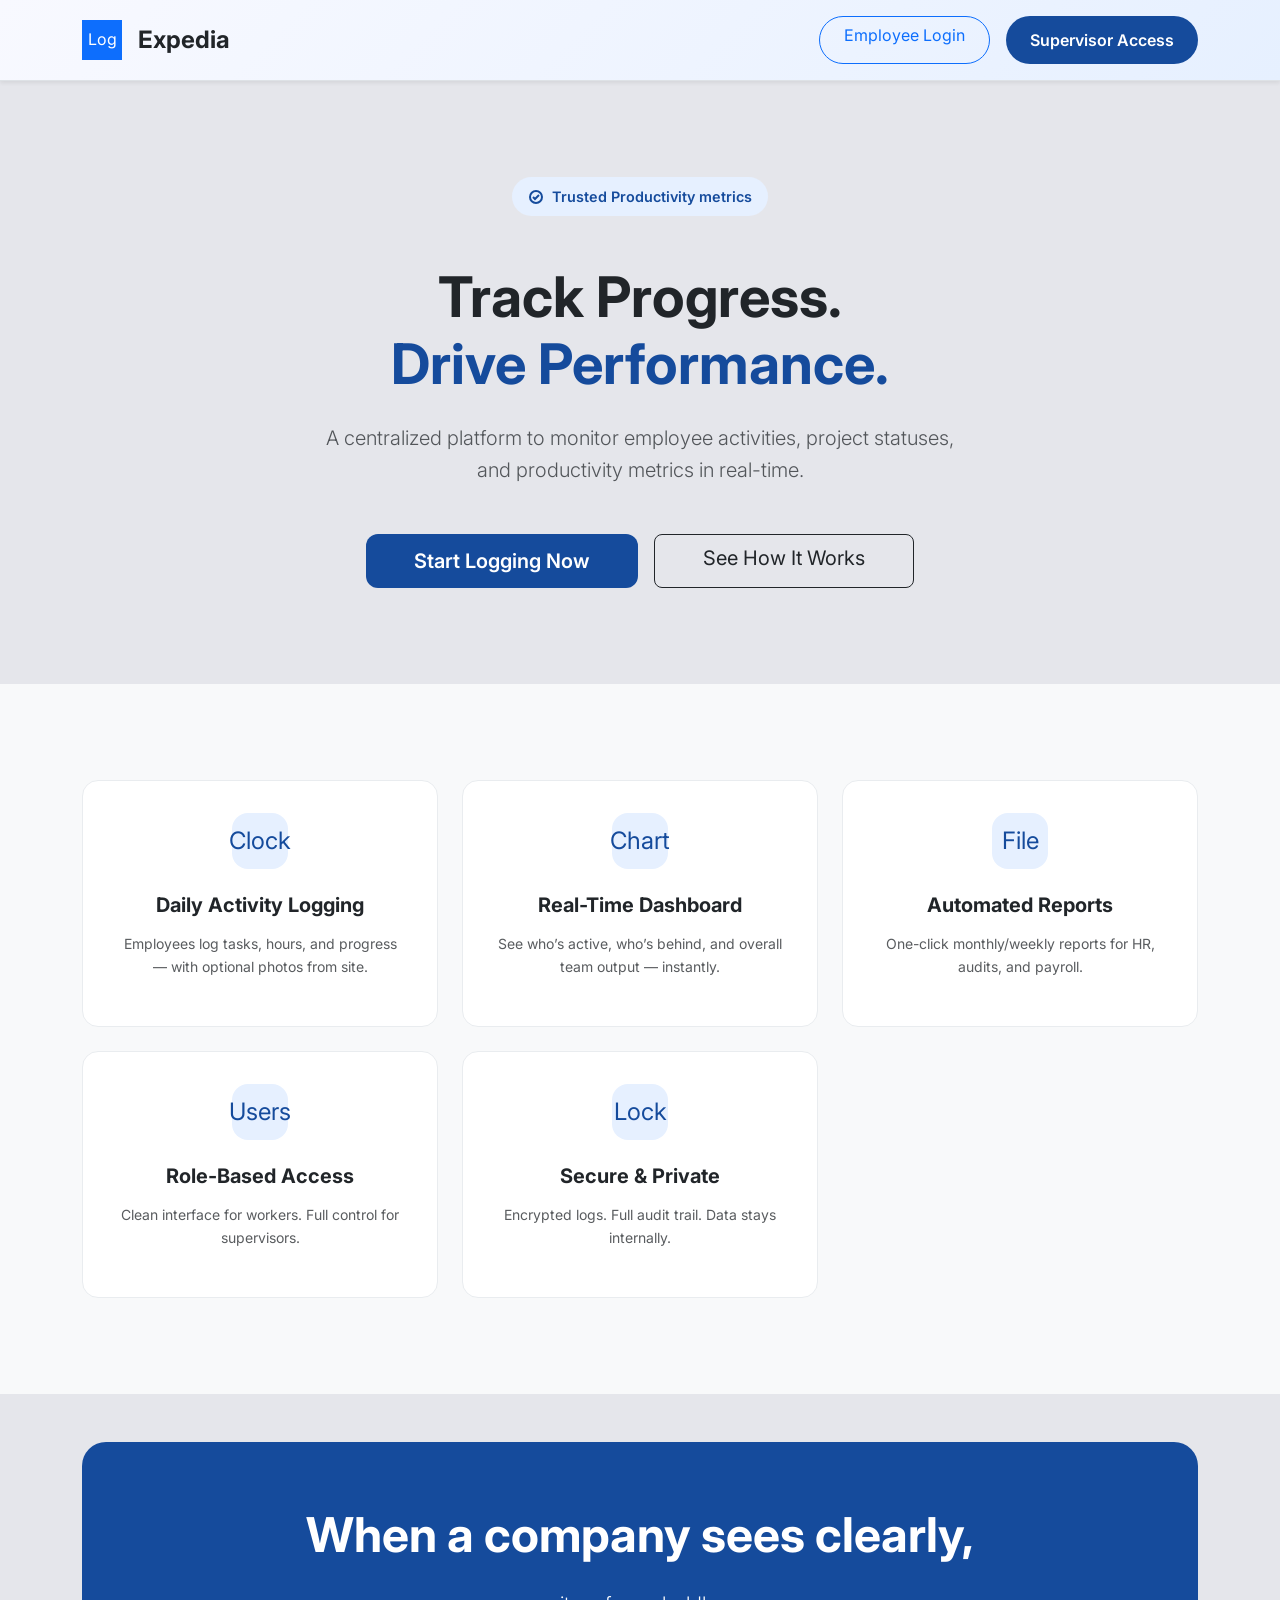
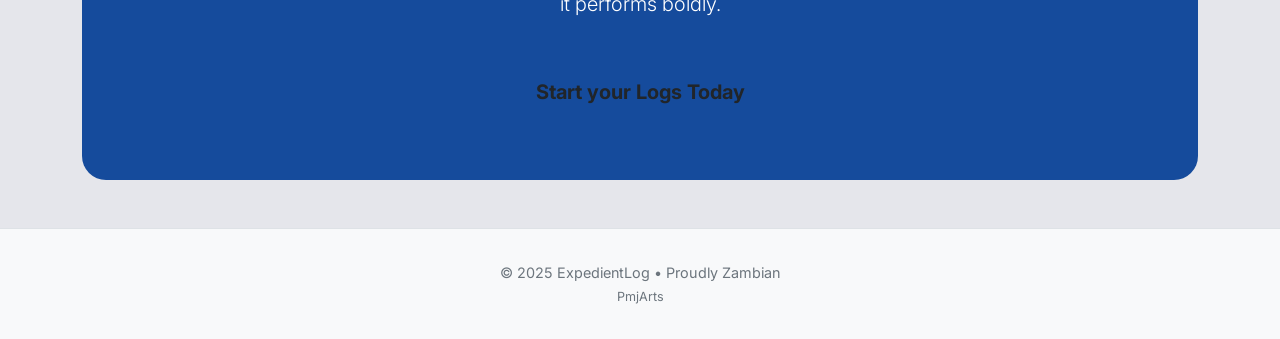
<file: ExpedientLog/templates/landing.html>
<!doctype html>
<html lang="en">
<head>
  <meta charset="utf-8">
  <meta name="viewport" content="width=device-width, initial-scale=1">
  <title>ExpedientLog • Expedia Resources</title>
  <link href="https://cdn.jsdelivr.net/npm/bootstrap@5.3.3/dist/css/bootstrap.min.css" rel="stylesheet">
  <link href="https://fonts.googleapis.com/css2?family=Inter:wght@400;500;600;700;900&display=swap" rel="stylesheet">
  <link rel="icon" href="#" type="image/png">
  <style>
    :root {
      --primary: #154b9c;
      --primary-light: #E6F0FF;
      --gray-100: #f8f9fa;
      --gray-200: #e9ecef;
      --gray-600: #6c757d;
      --gray-800: #343a40;
      --gray-900: #212529;
      --success: #006633;
    }

    body {
      font-family: 'Inter', sans-serif;
      background: #e5e6eb;
      color: var(--gray-900);
      line-height: 1.6;
    }

    /* Subtle gradient header */
    .hero-header {
      background: linear-gradient(135deg, #f8f9ff 0%, #e6f0ff 100%);
      border-bottom: 1px solid #dee2e6;
    }

    .badge-soft {
      background: var(--primary-light);
      color: var(--primary);
      padding: 0.5rem 1rem;
      border-radius: 50px;
      font-weight: 600;
      font-size: 0.9rem;
    }

    .btn-primary {
      background: var(--primary);
      border: none;
      padding: 0.75rem 2rem;
      border-radius: 12px;
      font-weight: 600;
      transition: all 0.3s ease;
    }

    .btn-primary:hover {
      background: #0055dd;
      transform: translateY(-2px);
      box-shadow: 0 10px 25px rgba(0,102,255,0.3);
    }

    .feature-card {
      background: white;
      border: 1px solid var(--gray-200);
      border-radius: 16px;
      padding: 2rem;
      transition: all 0.3s ease;
      height: 100%;
    }

    .feature-card:hover {
      transform: translateY(-8px);
      box-shadow: 0 20px 40px rgba(0,0,0,0.1);
      border-color: var(--primary);
    }

    .icon-circle {
      width: 56px;
      height: 56px;
      background: var(--primary-light);
      color: var(--primary);
      border-radius: 16px;
      display: flex;
      align-items: center;
      justify-content: center;
      font-size: 1.5rem;
      margin-bottom: 1.5rem;
      transition: all 0.3s;
    }

    .feature-card:hover .icon-circle {
      background: var(--primary);
      color: white;
      transform: scale(1.1);
    }

    .cta-section {
      background: var(--primary);
      color: white;
      border-radius: 24px;
      padding: 4rem 2rem;
      text-align: center;
    }

    .footer {
      background: var(--gray-100);
      color: var(--gray-600);
      padding: 2rem 0;
      font-size: 0.9rem;
    }
  </style>
</head>
<body>

  <!-- Navigation -->
  <nav class="hero-header sticky-top shadow-sm">
    <div class="container py-3">
      <div class="d-flex justify-content-between align-items-center">
        <div class="d-flex align-items-center gap-3">
          <div class="bg-primary text-white rounded-lg d-flex align-items-center justify-content-center" style="width:40px;height:40px;">
            Log
          </div>
          <h4 class="mb-0 fw-bold text-dark">Expedia</h4>
        </div>
        <div class="d-flex gap-3">
          <a href="login.php" class="btn btn-outline-primary rounded-pill px-4">Employee Login</a>
          <a href="admin_login.php" class="btn btn-primary rounded-pill px-4">Supervisor Access</a>
        </div>
      </div>
    </div>
  </nav>

  <!-- Hero -->
  <section class="py-5 py-md-6">
    <div class="container text-center py-5">
      <div class="row justify-content-center">
        <div class="col-lg-8">

          <span class="badge-soft mb-4 d-inline-flex align-items-center gap-2">
            <svg width="16" height="16" fill="currentColor"><circle cx="8" cy="8" r="6" stroke="currentColor" stroke-width="2" fill="none"/><path d="M5 8l2 2 4-4" stroke="currentColor" stroke-width="2" fill="none"/></svg>
            Trusted Productivity metrics
          </span>

          <h1 class="display-4 fw-bold mt-4 mb-4">
            Track Progress.<br>
            <span style="color: var(--primary);">Drive Performance.</span>
          </h1>

          <p class="lead text-muted mb-5" style="max-width: 650px; margin: 0 auto;">
            A centralized platform to monitor employee activities, project statuses, and
            productivity metrics in real-time.
          </p>

          <div class="d-flex flex-wrap justify-content-center gap-3">
            <a href="login.php" class="btn btn-primary btn-lg px-5">Start Logging Now</a>
            <a href="#features" class="btn btn-outline-dark btn-lg px-5">See How It Works</a>
          </div>

        </div>
      </div>
    </div>
  </section>

  <!-- Features -->
  <section id="features" class="py-5 bg-light">
    <div class="container py-5">
      <div class="row g-4">
        <div class="col-md-4">
          <div class="feature-card text-center">
            <div class="icon-circle mx-auto">Clock</div>
            <h3 class="h5 fw-bold mb-3">Daily Activity Logging</h3>
            <p class="text-muted small">Employees log tasks, hours, and progress — with optional photos from site.</p>
          </div>
        </div>
        
        <div class="col-md-4">
          <div class="feature-card text-center">
            <div class="icon-circle mx-auto">Chart</div>
            <h3 class="h5 fw-bold mb-3">Real-Time Dashboard</h3>
            <p class="text-muted small">See who’s active, who’s behind, and overall team output — instantly.</p>
          </div>
        </div>
        <div class="col-md-4">
          <div class="feature-card text-center">
            <div class="icon-circle mx-auto">File</div>
            <h3 class="h5 fw-bold mb-3">Automated Reports</h3>
            <p class="text-muted small">One-click monthly/weekly reports for HR, audits, and payroll.</p>
          </div>
        </div>
        <div class="col-md-4">
          <div class="feature-card text-center">
            <div class="icon-circle mx-auto">Users</div>
            <h3 class="h5 fw-bold mb-3">Role-Based Access</h3>
            <p class="text-muted small">Clean interface for workers. Full control for supervisors.</p>
          </div>
        </div>
        <div class="col-md-4">
          <div class="feature-card text-center">
            <div class="icon-circle mx-auto">Lock</div>
            <h3 class="h5 fw-bold mb-3">Secure & Private</h3>
            <p class="text-muted small">Encrypted logs. Full audit trail. Data stays internally.</p>
          </div>
        </div>
      </div>
    </div>
  </section>

  <!-- Final CTA -->
  <section class="py-5">
    <div class="container">
      <div class="cta-section">
        <h4 class="display-5 fw-bold mb-4">
          When a company sees clearly,
        </h4>
        <p class="lead mb-5 opacity-90">
          it performs boldly.        </p>
        <a href="login.php" class="btn btn-white btn-lg px-5 fw-bold" style="border-radius: 12px;">
          Start your Logs Today
        </a>
      </div>
    </div>
  </section>

  <!-- Footer -->
  <footer class="footer border-top">
    <div class="container text-center">
      <p class="mb-0">
        © 2025 ExpedientLog • Proudly Zambian<br>
        <small>PmjArts</small>
      </p>
    </div>
  </footer>

  <script src="https://cdn.jsdelivr.net/npm/bootstrap@5.3.3/dist/js/bootstrap.bundle.min.js"></script>
</body>
</html>
</file>
